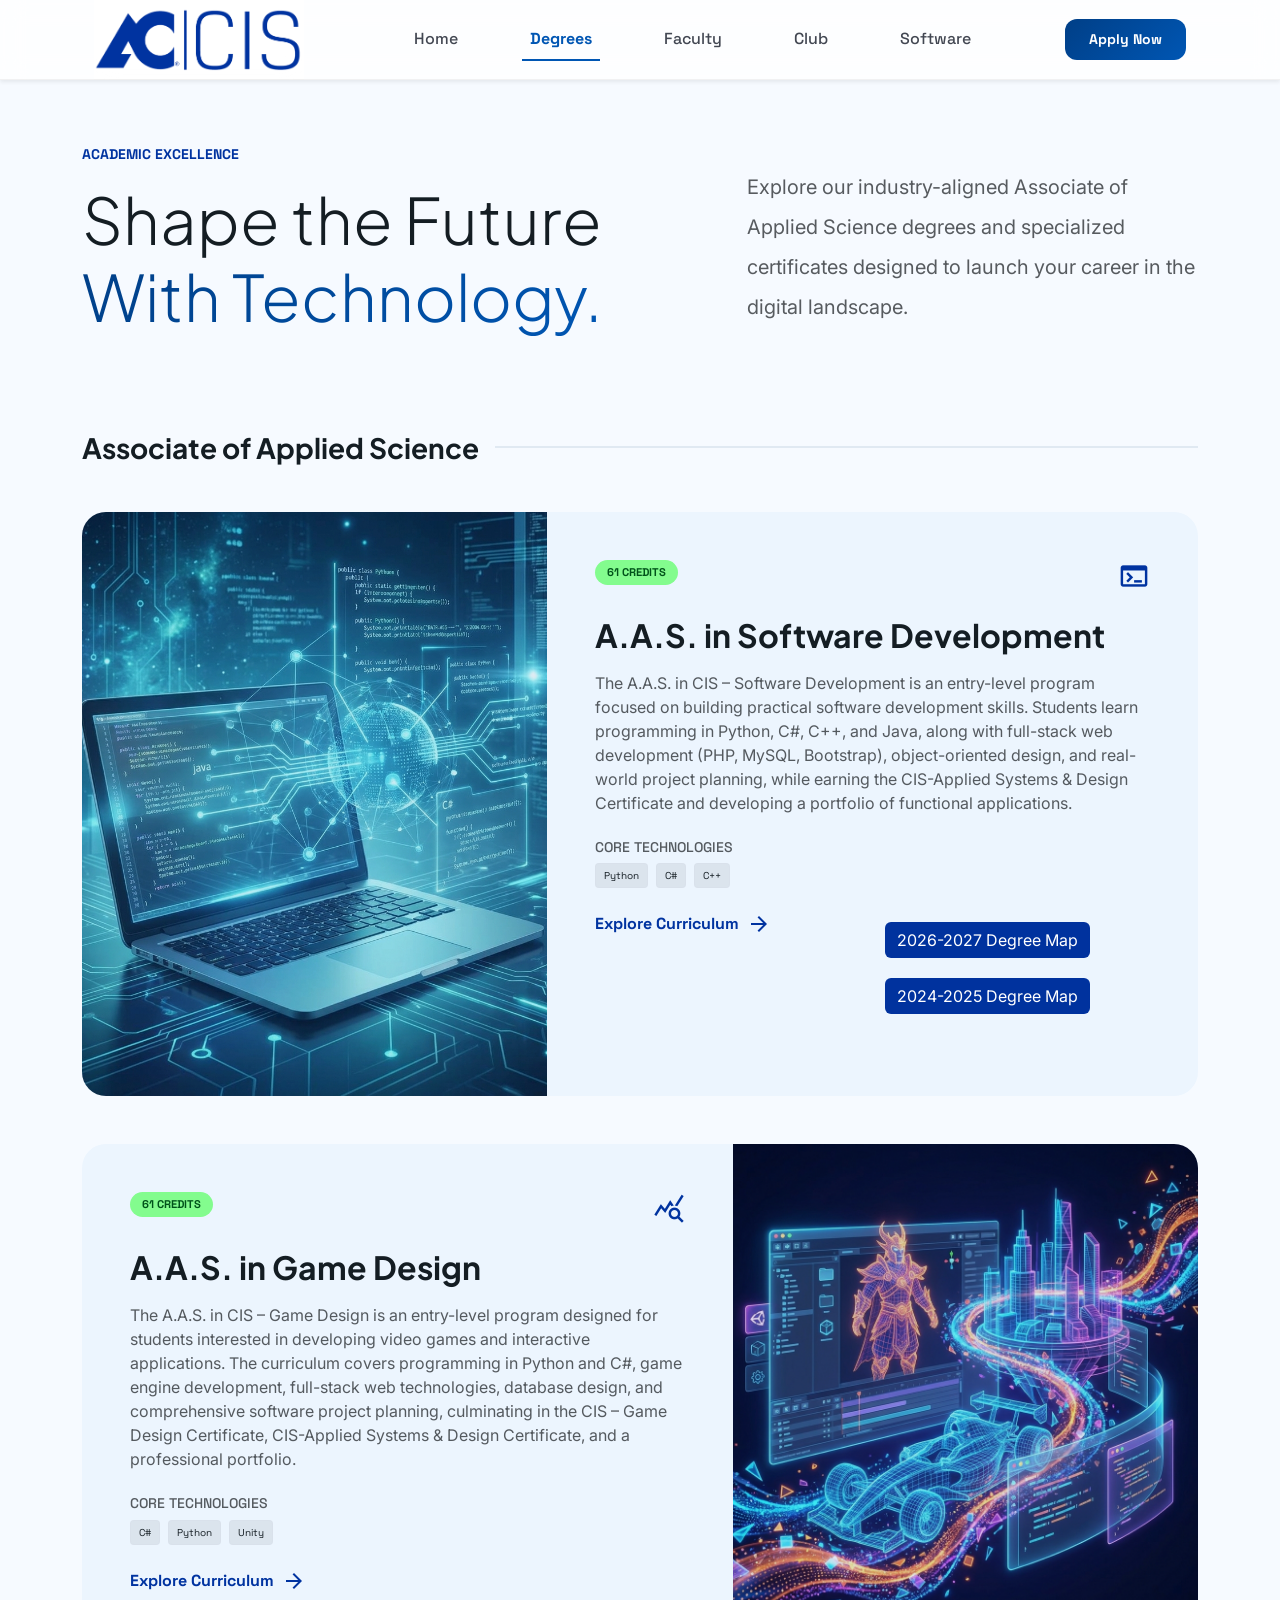
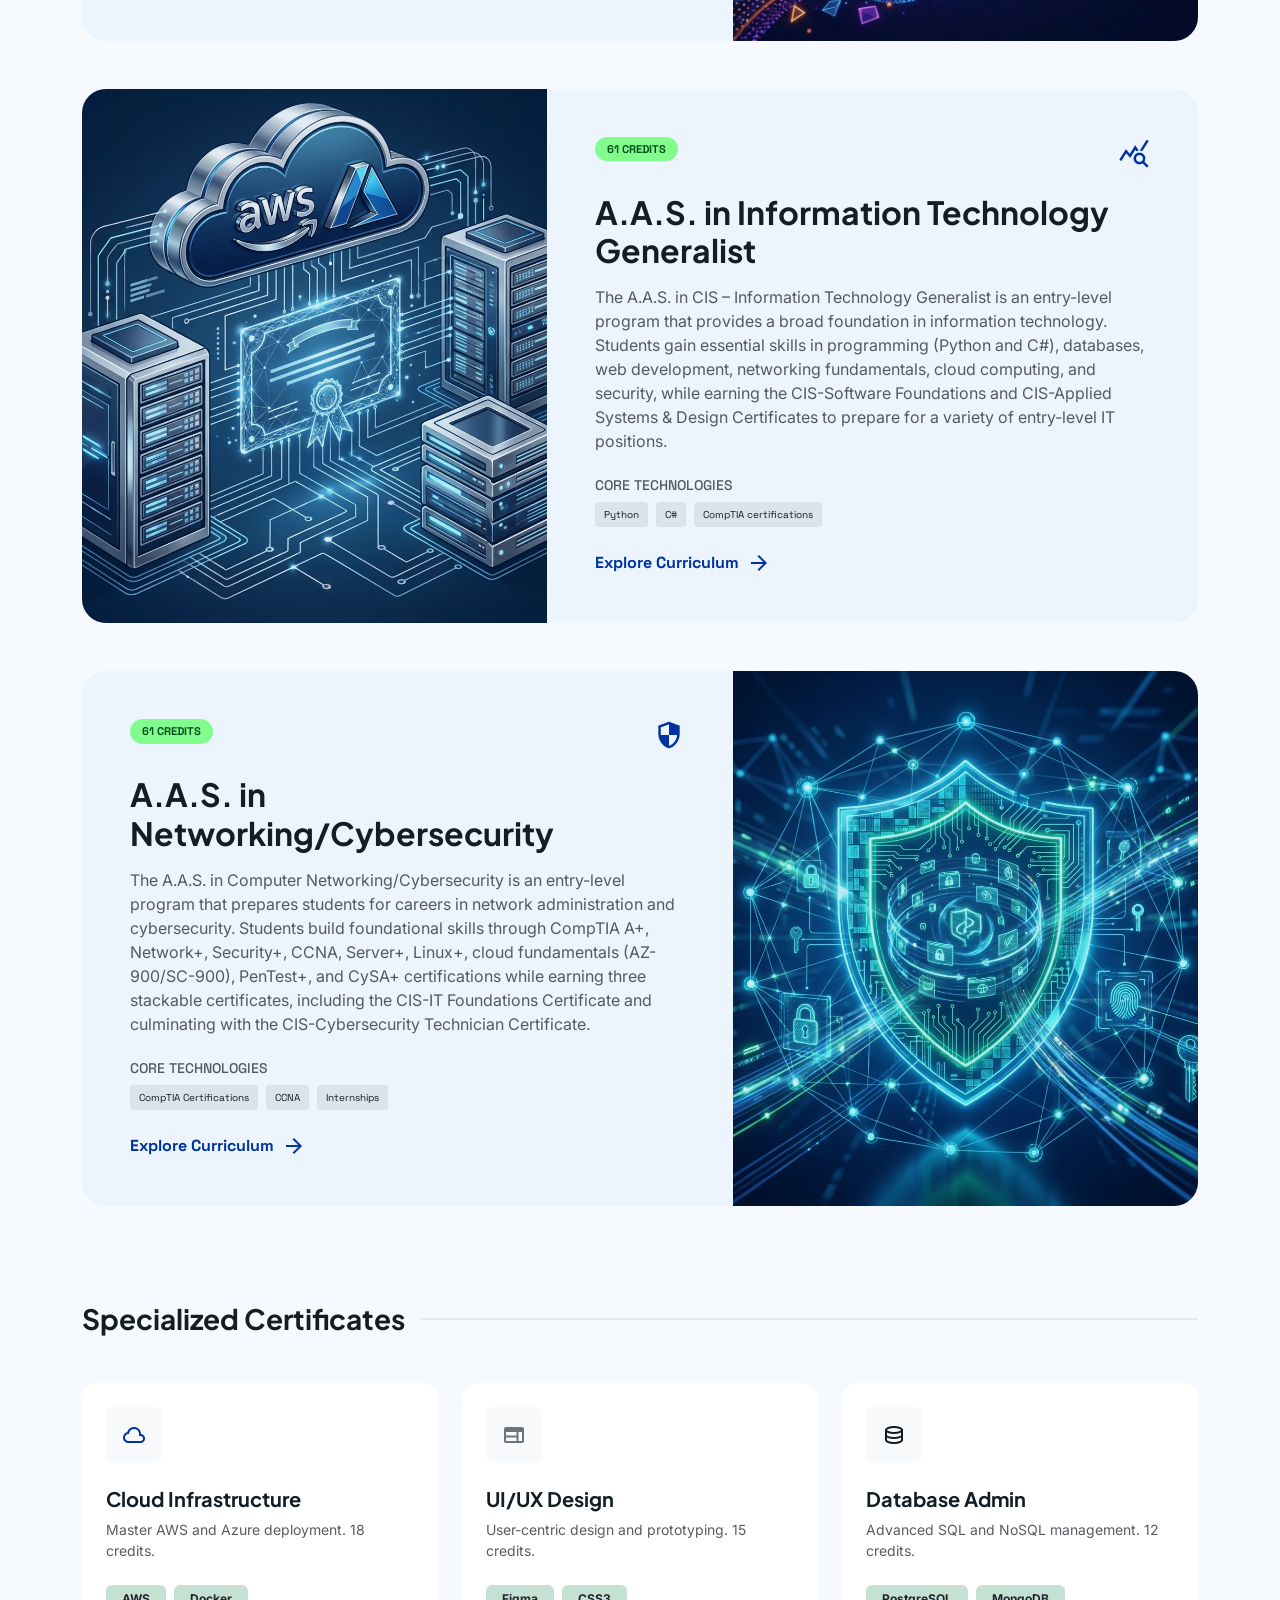
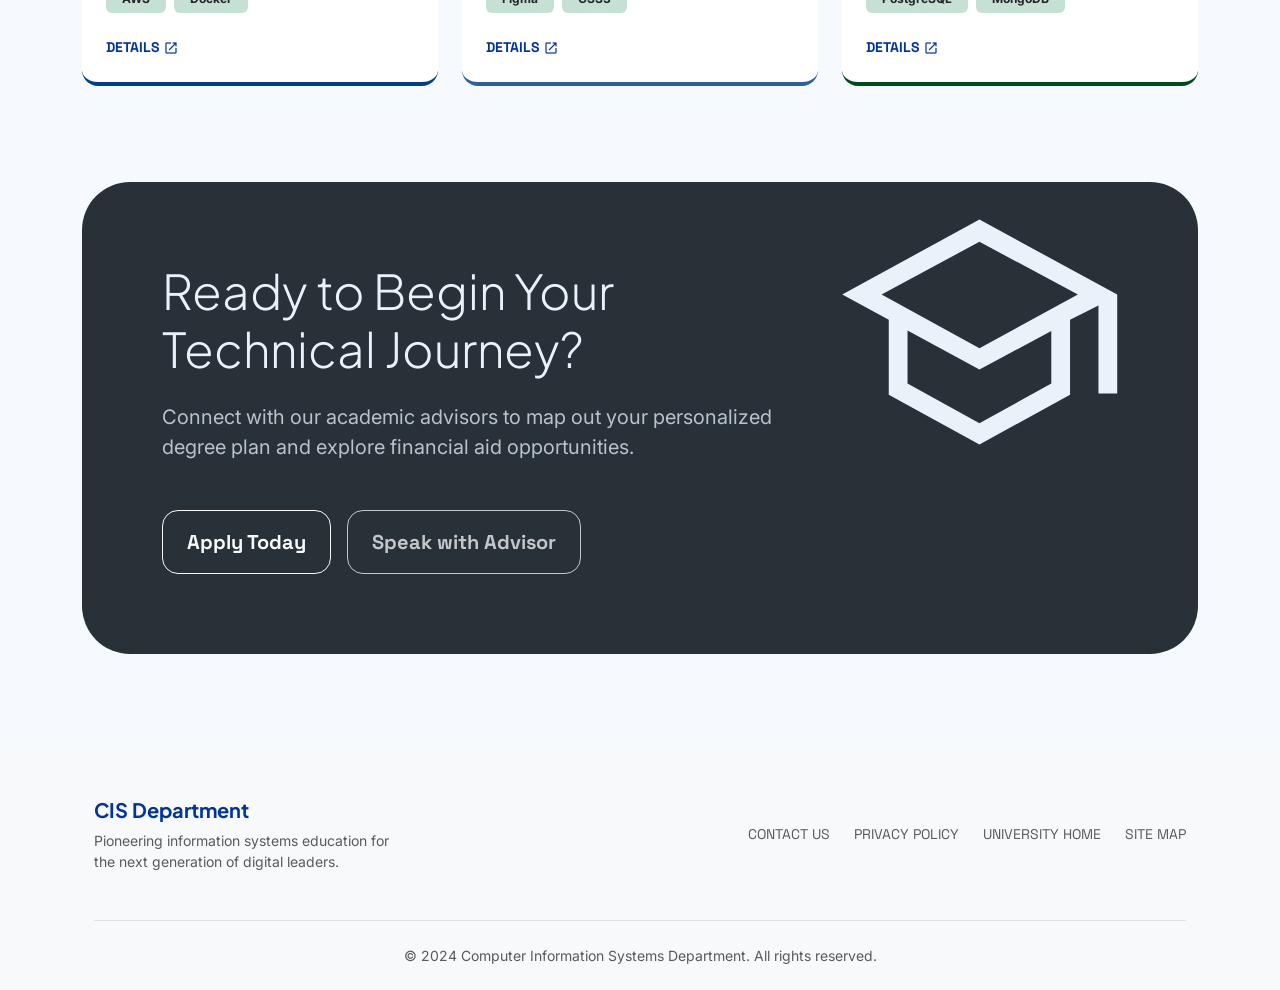
<file: degrees.html>
<!DOCTYPE html>

<html lang="en"><head>
    <meta charset="utf-8"/>
    <meta content="width=device-width, initial-scale=1.0" name="viewport"/>
    <title>Degrees &amp; Programs | CIS Department</title>
    <!-- Bootstrap 5.3 CSS -->
    <link href="https://cdn.jsdelivr.net/npm/bootstrap@5.3.2/dist/css/bootstrap.min.css" rel="stylesheet"/>
    <link href="https://fonts.googleapis.com/css2?family=Plus+Jakarta+Sans:wght@700;800&amp;family=Inter:wght@400;500;600&amp;family=Space+Grotesk:wght@500;700&amp;display=swap" rel="stylesheet"/>
    <link href="https://fonts.googleapis.com/css2?family=Material+Symbols+Outlined:wght,FILL@100..700,0..1&amp;display=swap" rel="stylesheet"/>
    <link href="static/css/degrees.css" rel="stylesheet">
    </head>
    <body>
        <!-- Navbar -->
        <nav class="navbar navbar-expand-lg fixed-top shadow-sm">
            <div class="container px-4">
                <a class="navbar-brand font-headline fw-bold text-primary fs-3" href="index.html"><img class="navbar" src="static/images/ac/cis_logo_no_bkgd.webp"></a>
                <div class="collapse navbar-collapse justify-content-center" id="navbarNav">
                    <ul class="navbar-nav gap-lg-4 font-label">
                        <li class="nav-item"><a class="nav-link text-secondary" href="index.html">Home</a></li>
                        <li class="nav-item"><a class="nav-link active" href="degrees.html">Degrees</a></li>
                        <li class="nav-item"><a class="nav-link text-secondary" href="faculty.html">Faculty</a></li>
                        <li class="nav-item"><a class="nav-link text-secondary" href="club.html">Club</a></li>
                        <li class="nav-item"><a class="nav-link text-secondary" href="software.html">Software</a></li>
                    </ul>
                </div>
                <div class="d-flex align-items-center gap-3">
                    <button class="btn-gradient font-label small">Apply Now</button>
                </div>
            </div>
        </nav>
        <main class="container py-5 mt-5">
            <!-- Hero Section -->
            <header class="mb-5 pb-lg-5 pt-lg-5">
                <div class="row align-items-end g-4">
                    <div class="col-lg-7">
                        <span class="font-label fw-bold text-primary text-uppercase small ls-widest d-block mb-3">Academic Excellence</span>
                            <h1 class="display-3 fw-800 font-headline mb-0">Shape the Future <br/><span class="text-gradient">With Technology.</span></h1>
                    </div>
                    <div class="col-lg-5">
                        <p class="fs-5 text-muted mb-2 lh-lg">Explore our industry-aligned Associate of Applied Science degrees and specialized certificates designed to launch your career in the digital landscape.</p>
                    </div>
                </div>
            </header>
            <!-- Degree Programs Section -->
            <section class="mt-5">
                <div class="d-flex align-items-center gap-3 mb-5">
                    <h2 class="h3 font-headline fw-bold mb-0">Associate of Applied Science</h2>
                    <div class="section-divider"></div>
                </div>
                <!-- Program Card 1 -->
                <div class="program-card mb-5">
                    <div class="row g-0">
                        <div class="col-md-5 position-relative" style="min-height: 300px;">
                            <img alt="Software Development" src="static/images/degreeplans/software_dev.png">
                        <div class="position-absolute top-0 start-0 w-100 h-100" style="background: rgba(0, 63, 135, 0.1);"></div>
                        </div>
                        <div class="col-md-7 p-4 p-lg-5 d-flex flex-column justify-content-center">
                            <div class="d-flex justify-content-between align-items-start mb-4">
                                <span class="badge-credits">61 Credits</span>
                                <span class="material-symbols-outlined text-primary fs-2">terminal</span>
                            </div>
                            <h3 class="h2 font-headline fw-bold mb-3">A.A.S. in Software Development</h3>
                            <p class="text-muted mb-4">The A.A.S. in CIS &ndash; Software Development is an entry-level program focused on building practical software development skills. Students learn programming in Python, C#, C++, and Java, along with full-stack web development (PHP, MySQL, Bootstrap), object-oriented design, and real-world project planning, while earning the CIS-Applied Systems & Design Certificate and developing a portfolio of functional applications.</p>
                            <div class="row g-4 mb-4">
                                <div class="col-6">
                                    <h4 class="font-label small text-uppercase text-muted ls-widest mb-2">Core Technologies</h4>
                                    <div class="d-flex flex-wrap gap-2">
                                        <span class="tag">Python</span>
                                        <span class="tag">C#</span>
                                        <span class="tag">C++</span>
                                    </div>
                                </div>
                            </div>
                            <div class="row g-4 mb-4">
                                <div class="col-6">
                                <a class="text-primary fw-bold font-label text-decoration-none d-flex align-items-center" href="#">Explore Curriculum <span class="material-symbols-outlined ms-2">arrow_forward</span></a>
                                </div>
                                <div class="col-6">
                                    <a class="btn btn-primary degree-btn" href="static/images/degreeplans/software_dev.png" target="_blank">2026-2027 Degree Map</a>
                                    <a class="btn btn-secondary degree-btn" href="#" target="_blank">2024-2025 Degree Map</a>
                                </div>
                            </div>
                        </div>
                    </div>
                </div>
                <!-- Program Card 2 -->
                <div class="program-card mb-5">
                    <div class="row g-0">                        
                        <div class="col-md-7 p-4 p-lg-5 d-flex flex-column justify-content-center">
                            <div class="d-flex justify-content-between align-items-start mb-4">
                                <span class="badge-credits">61 Credits</span>
                                <span class="material-symbols-outlined text-primary fs-2">query_stats</span>
                            </div>
                            <h3 class="h2 font-headline fw-bold mb-3">A.A.S. in Game Design</h3>
                            <p class="text-muted mb-4">The A.A.S. in CIS &ndash; Game Design is an entry-level program designed for students interested in developing video games and interactive applications. The curriculum covers programming in Python and C#, game engine development, full-stack web technologies, database design, and comprehensive software project planning, culminating in the CIS &ndash; Game Design Certificate, CIS-Applied Systems & Design Certificate, and a professional portfolio.</p>
                            <div class="row g-4 mb-4">
                                <div class="col-6">
                                <h4 class="font-label small text-uppercase text-muted ls-widest mb-2">Core Technologies</h4>
                                    <div class="d-flex flex-wrap gap-2">
                                        <span class="tag">C#</span>
                                        <span class="tag">Python</span>
                                        <span class="tag">Unity</span>
                                    </div>
                                </div>
                            </div>
                            <a class="text-primary fw-bold font-label text-decoration-none d-flex align-items-center" href="#">Explore Curriculum <span class="material-symbols-outlined ms-2">arrow_forward</span></a>
                        </div>
                        <div class="col-md-5 position-relative" style="min-height: 300px;">
                            <img alt="Game Design" src="static/images/degreeplans/game_design.png">
                            <div class="position-absolute top-0 start-0 w-100 h-100" style="background: rgba(0, 63, 135, 0.1);"></div>
                        </div>
                    </div>
                </div>
                <!-- Program Card 3 -->
                <div class="program-card mb-5">
                    <div class="row g-0">
                        <div class="col-md-5 position-relative" style="min-height: 300px;">
                            <img alt="Information Technology" src="static/images/degreeplans/information_tech.png">
                            <div class="position-absolute top-0 start-0 w-100 h-100" style="background: rgba(0, 63, 135, 0.1);"></div>
                        </div>
                        <div class="col-md-7 p-4 p-lg-5 d-flex flex-column justify-content-center">
                            <div class="d-flex justify-content-between align-items-start mb-4">
                                <span class="badge-credits">61 Credits</span>
                                <span class="material-symbols-outlined text-primary fs-2">query_stats</span>
                            </div>
                            <h3 class="h2 font-headline fw-bold mb-3">A.A.S. in Information Technology Generalist</h3>
                            <p class="text-muted mb-4">The A.A.S. in CIS &ndash; Information Technology Generalist is an entry-level program that provides a broad foundation in information technology. Students gain essential skills in programming (Python and C#), databases, web development, networking fundamentals, cloud computing, and security, while earning the CIS-Software Foundations and CIS-Applied Systems & Design Certificates to prepare for a variety of entry-level IT positions.</p>
                            <div class="row g-4 mb-4">
                                <div class="col-6">
                                <h4 class="font-label small text-uppercase text-muted ls-widest mb-2">Core Technologies</h4>
                                    <div class="d-flex flex-wrap gap-2">
                                        <span class="tag">Python</span>
                                        <span class="tag">C#</span>
                                        <span class="tag">CompTIA certifications</span>
                                    </div>
                                </div>
                            </div>
                            <a class="text-primary fw-bold font-label text-decoration-none d-flex align-items-center" href="#">Explore Curriculum <span class="material-symbols-outlined ms-2">arrow_forward</span></a>
                        </div>
                    </div>
                </div>
                <!-- Program Card 4 -->
                <div class="program-card mb-5">
                    <div class="row g-0">
                        <div class="col-md-7 p-4 p-lg-5 d-flex flex-column justify-content-center order-2 order-md-1">
                            <div class="d-flex justify-content-between align-items-start mb-4">
                                <span class="badge-credits">61 Credits</span>
                                <span class="material-symbols-outlined text-primary fs-2">security</span>
                            </div>
                            <h3 class="h2 font-headline fw-bold mb-3">A.A.S. in Networking/Cybersecurity</h3>
                            <p class="text-muted mb-4">The A.A.S. in Computer Networking/Cybersecurity is an entry-level program that prepares students for careers in network administration and cybersecurity. Students build foundational skills through CompTIA A+, Network+, Security+, CCNA, Server+, Linux+, cloud fundamentals (AZ-900/SC-900), PenTest+, and CySA+ certifications while earning three stackable certificates, including the CIS-IT Foundations Certificate and culminating with the CIS-Cybersecurity Technician Certificate.</p>
                            <div class="row g-4 mb-4">
                                <div class="col-6">
                                    <h4 class="font-label small text-uppercase text-muted ls-widest mb-2">Core Technologies</h4>
                                    <div class="d-flex flex-wrap gap-2">
                                        <span class="tag">CompTIA Certifications</span>
                                        <span class="tag">CCNA</span>
                                        <span class="tag">Internships</span>
                                    </div>
                                </div>
                            </div>
                            <a class="text-primary fw-bold font-label text-decoration-none d-flex align-items-center" href="#">Explore Curriculum <span class="material-symbols-outlined ms-2">arrow_forward</span></a>
                        </div>
                    <div class="col-md-5 position-relative order-1 order-md-2" style="min-height: 300px;">
                    <img alt="Cybersecurity" src="static/images/degreeplans/net_cyber.png">
                    <div class="position-absolute top-0 start-0 w-100 h-100" style="background: rgba(0, 63, 135, 0.1);"></div>
                    </div>
                    </div>
                </div>
                
            </section>
            <!-- Specialized Certificates -->
            <section class="mt-5 pt-5">
                <div class="d-flex align-items-center gap-3 mb-5">
                    <h2 class="h3 font-headline fw-bold mb-0">Specialized Certificates</h2>
                    <div class="section-divider"></div>
                </div>
                <div class="row g-4">
                    <!-- Cert 1 -->
                    <div class="col-md-4">
                        <div class="cert-card h-100 p-4" style="border-bottom-color: var(--primary);">
                            <div class="bg-light p-3 rounded-3 d-inline-flex mb-4 text-primary"><span class="material-symbols-outlined">cloud</span></div>
                            <h4 class="h5 font-headline fw-bold mb-2">Cloud Infrastructure</h4>
                            <p class="small text-muted mb-4">Master AWS and Azure deployment. 18 credits.</p>
                            <div class="d-flex flex-wrap gap-2 mb-4">
                                <span class="badge text-dark bg-opacity-25 bg-success fw-bold p-2 px-3 small">AWS</span>
                                <span class="badge text-dark bg-opacity-25 bg-success fw-bold p-2 px-3 small">Docker</span>
                            </div>
                            <a class="text-primary fw-bold font-label small text-uppercase ls-widest text-decoration-none d-flex align-items-center mt-auto" href="#">Details <span class="material-symbols-outlined ms-1 fs-6">open_in_new</span></a>
                        </div>
                    </div>
                    <!-- Cert 2 -->
                    <div class="col-md-4">
                        <div class="cert-card h-100 p-4" style="border-bottom-color: var(--secondary);">
                            <div class="bg-light p-3 rounded-3 d-inline-flex mb-4 text-secondary"><span class="material-symbols-outlined">web</span></div>
                            <h4 class="h5 font-headline fw-bold mb-2">UI/UX Design</h4>
                            <p class="small text-muted mb-4">User-centric design and prototyping. 15 credits.</p>
                            <div class="d-flex flex-wrap gap-2 mb-4">
                                <span class="badge text-dark bg-opacity-25 bg-success fw-bold p-2 px-3 small">Figma</span>
                                <span class="badge text-dark bg-opacity-25 bg-success fw-bold p-2 px-3 small">CSS3</span>
                            </div>
                            <a class="text-primary fw-bold font-label small text-uppercase ls-widest text-decoration-none d-flex align-items-center mt-auto" href="#">Details <span class="material-symbols-outlined ms-1 fs-6">open_in_new</span></a>
                        </div>
                    </div>
                    <!-- Cert 3 -->
                    <div class="col-md-4">
                        <div class="cert-card h-100 p-4" style="border-bottom-color: var(--tertiary);">
                            <div class="bg-light p-3 rounded-3 d-inline-flex mb-4 text-tertiary"><span class="material-symbols-outlined">database</span></div>
                            <h4 class="h5 font-headline fw-bold mb-2">Database Admin</h4>
                            <p class="small text-muted mb-4">Advanced SQL and NoSQL management. 12 credits.</p>
                            <div class="d-flex flex-wrap gap-2 mb-4">
                                <span class="badge text-dark bg-opacity-25 bg-success fw-bold p-2 px-3 small">PostgreSQL</span>
                                <span class="badge text-dark bg-opacity-25 bg-success fw-bold p-2 px-3 small">MongoDB</span>
                            </div>
                            <a class="text-primary fw-bold font-label small text-uppercase ls-widest text-decoration-none d-flex align-items-center mt-auto" href="#">Details <span class="material-symbols-outlined ms-1 fs-6">open_in_new</span></a>
                        </div>
                    </div>
                </div>
            </section>
            <!-- CTA Section -->
            <section class="mt-5 pt-5">
                <div class="cta-section">
                    <div class="position-absolute top-0 end-0 h-100 opacity-10 pointer-events-none d-none d-md-block" style="width: 33%;">
                        <span class="material-symbols-outlined" style="font-size: 300px;">school</span>
                    </div>
                    <div class="position-relative" style="max-width: 650px; z-index: 10;">
                        <h2 class="display-5 font-headline fw-800 mb-4 lh-tight">Ready to Begin Your Technical Journey?</h2>
                        <p class="fs-5 opacity-75 mb-5">Connect with our academic advisors to map out your personalized degree plan and explore financial aid opportunities.</p>
                        <div class="d-flex flex-wrap gap-3">
                            <button class="btn btn-lg btn-outline-light fw-bold px-4 py-3 rounded-4 font-label">Apply Today</button>
                            <button class="btn btn-lg btn-outline-light fw-bold px-4 py-3 rounded-4 font-label opacity-75">Speak with Advisor</button>
                        </div>
                    </div>
                </div>
            </section>
        </main>
        <footer class="bg-light pt-5 pb-4 mt-5">
            <div class="container px-4">
                <div class="row gy-5 align-items-center">
                    <div class="col-md-4 text-center text-md-start">
                        <div class="h5 fw-bold text-primary font-headline mb-2">CIS Department</div>
                            <p class="small text-muted mb-0" style="max-width: 300px;">Pioneering information systems education for the next generation of digital leaders.</p>
                        </div>
                        <div class="col-md-8">
                            <div class="d-flex flex-wrap justify-content-center justify-content-md-end gap-4 font-label small text-uppercase ls-widest">
                                <a class="text-muted text-decoration-none hover-primary" href="#">Contact Us</a>
                                <a class="text-muted text-decoration-none hover-primary" href="#">Privacy Policy</a>
                                <a class="text-muted text-decoration-none hover-primary" href="https://www.actx.edu">University Home</a>
                                <a class="text-muted text-decoration-none hover-primary" href="#">Site Map</a>
                            </div>
                        </div>
                    </div>
                <div class="mt-5 pt-4 border-top text-center">
                    <p class="small text-muted mb-0">© 2024 Computer Information Systems Department. All rights reserved.</p>
                </div>
            </div>
        </footer>

        <script src="https://cdn.jsdelivr.net/npm/bootstrap@5.3.2/dist/js/bootstrap.bundle.min.js"></script>
    </body>
</html>
</file>
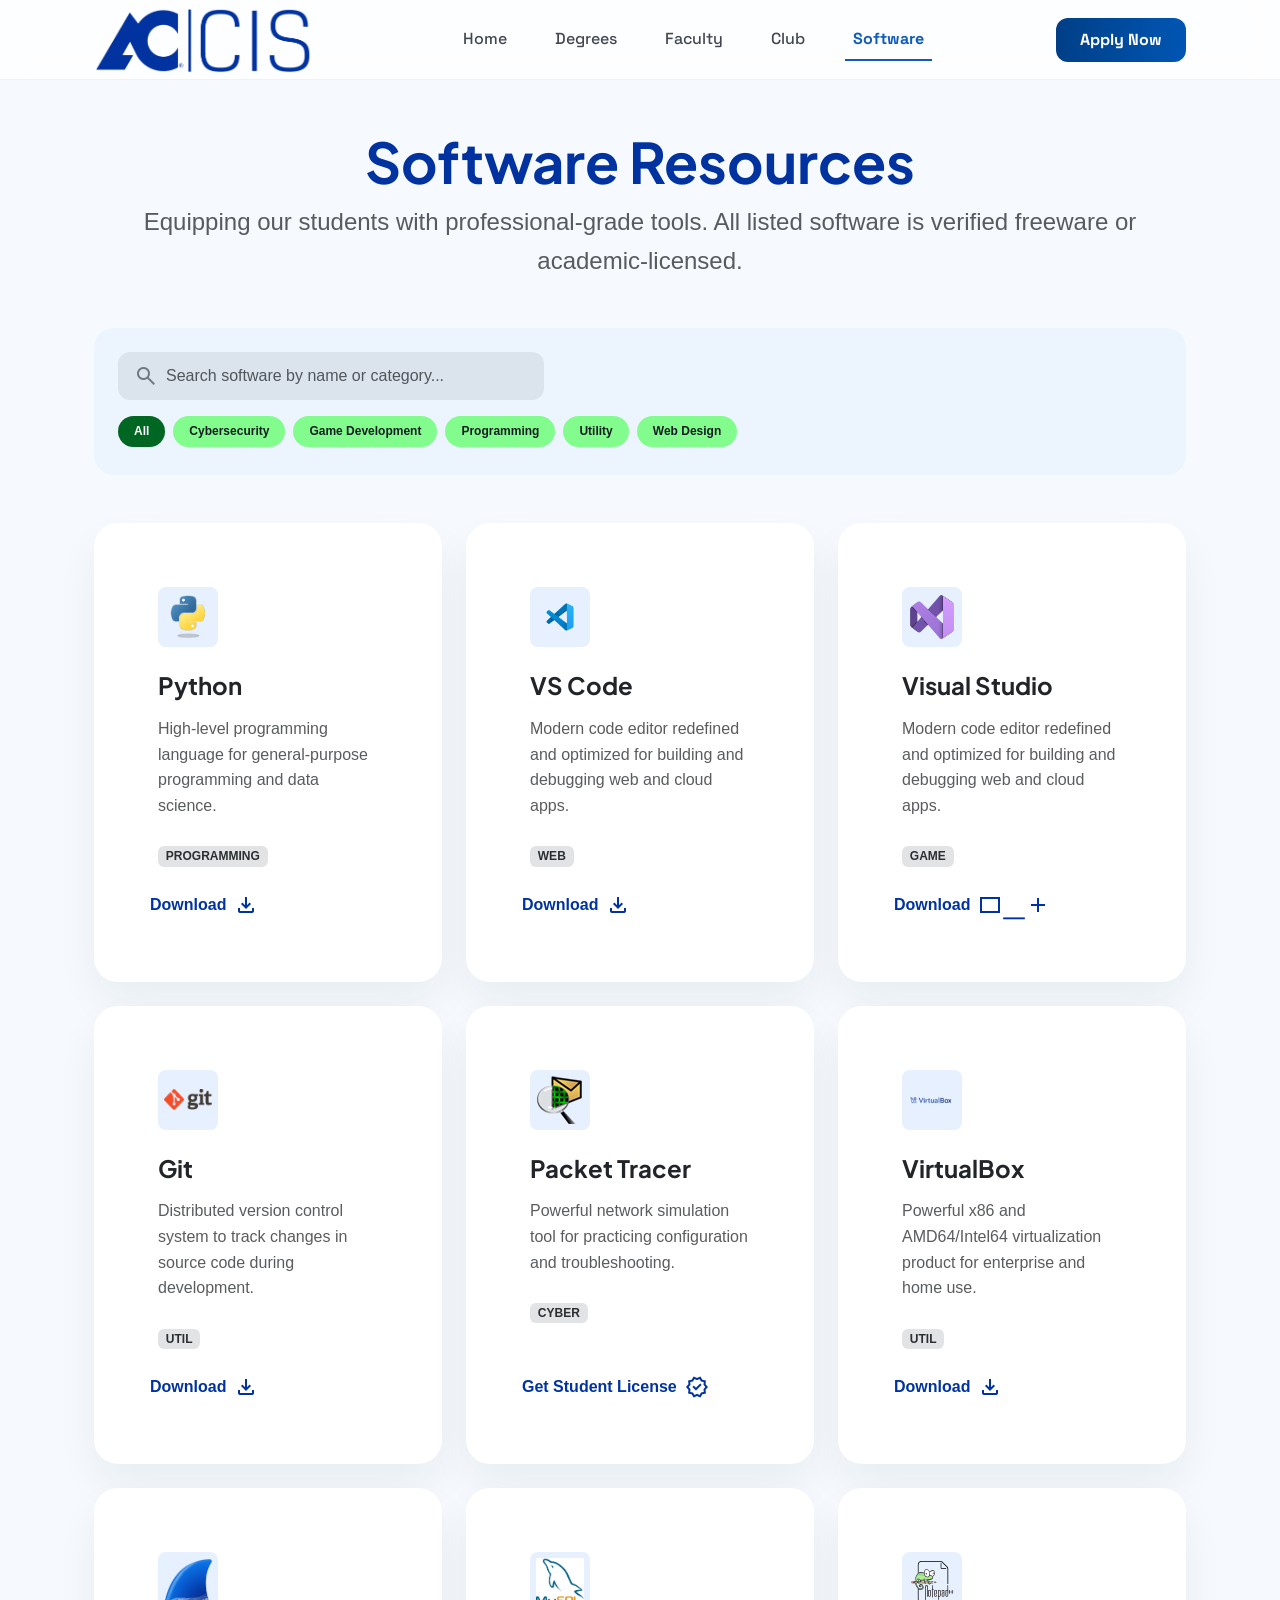
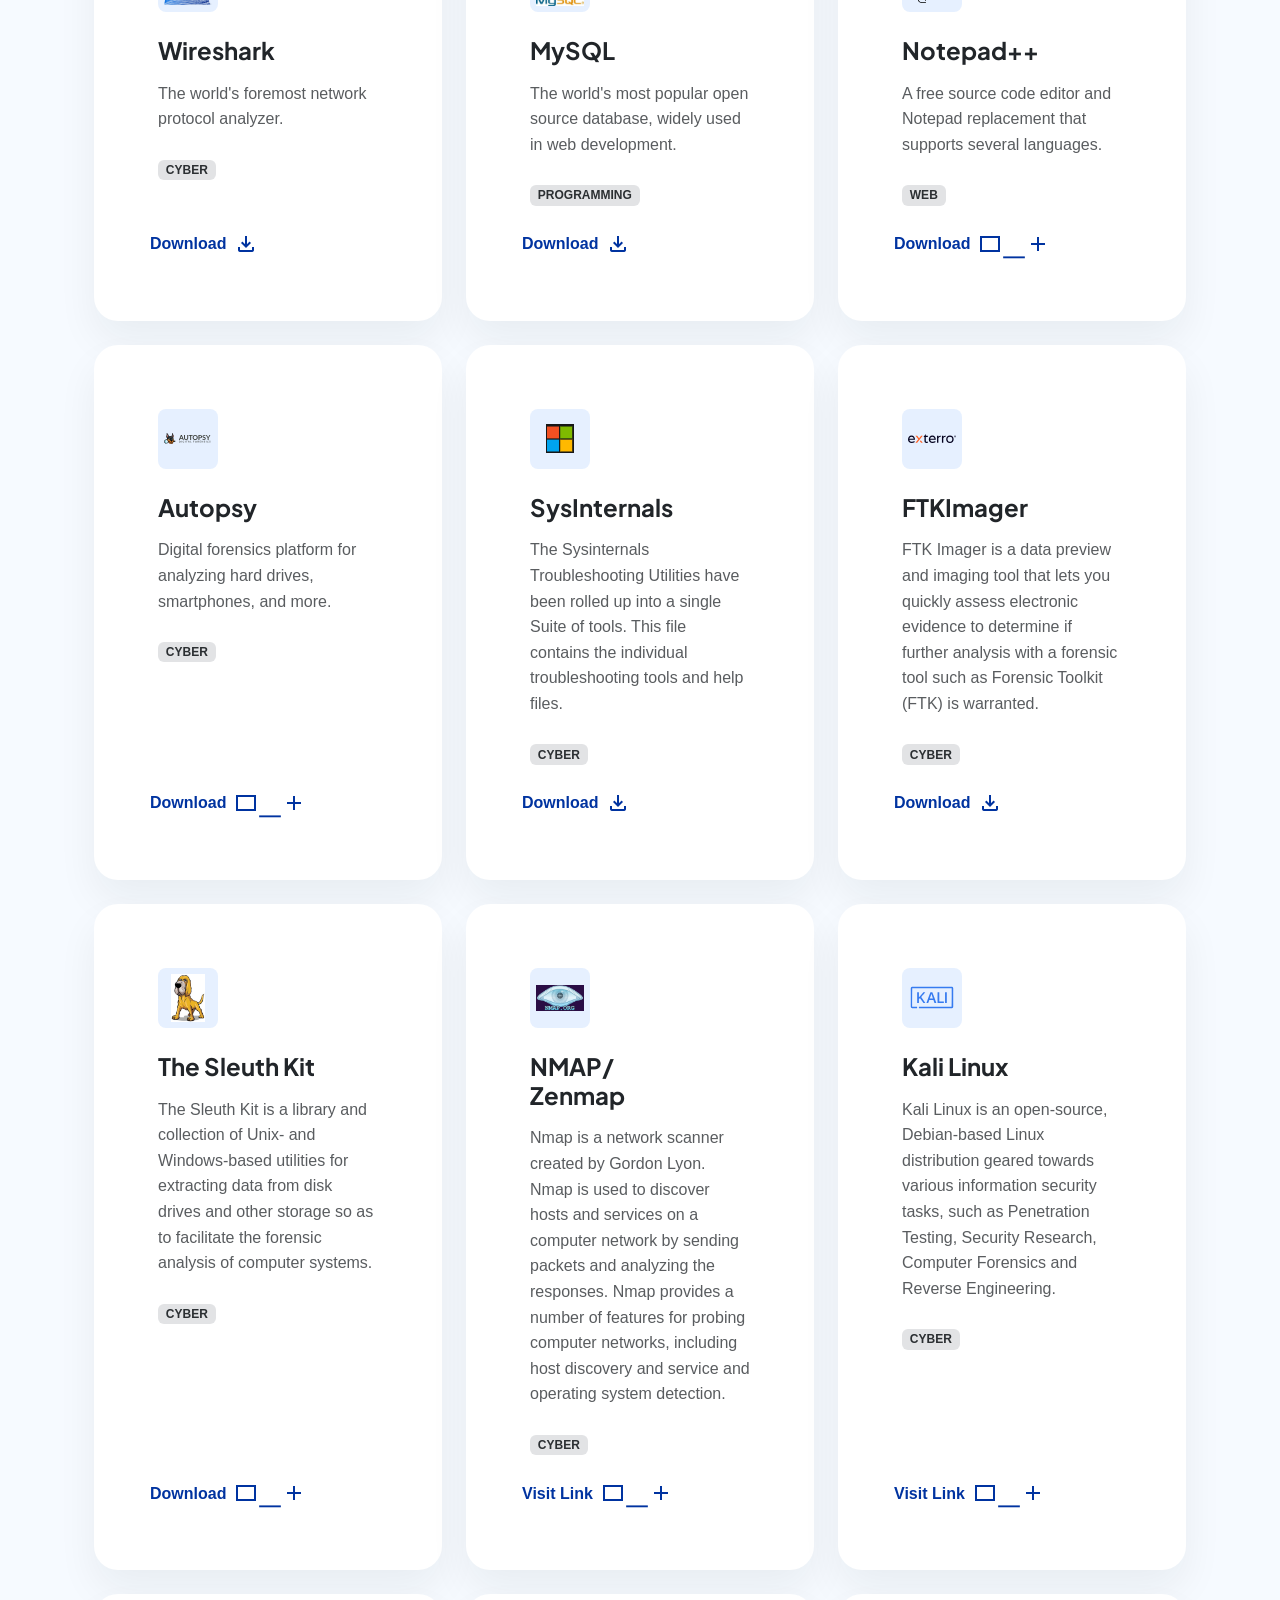
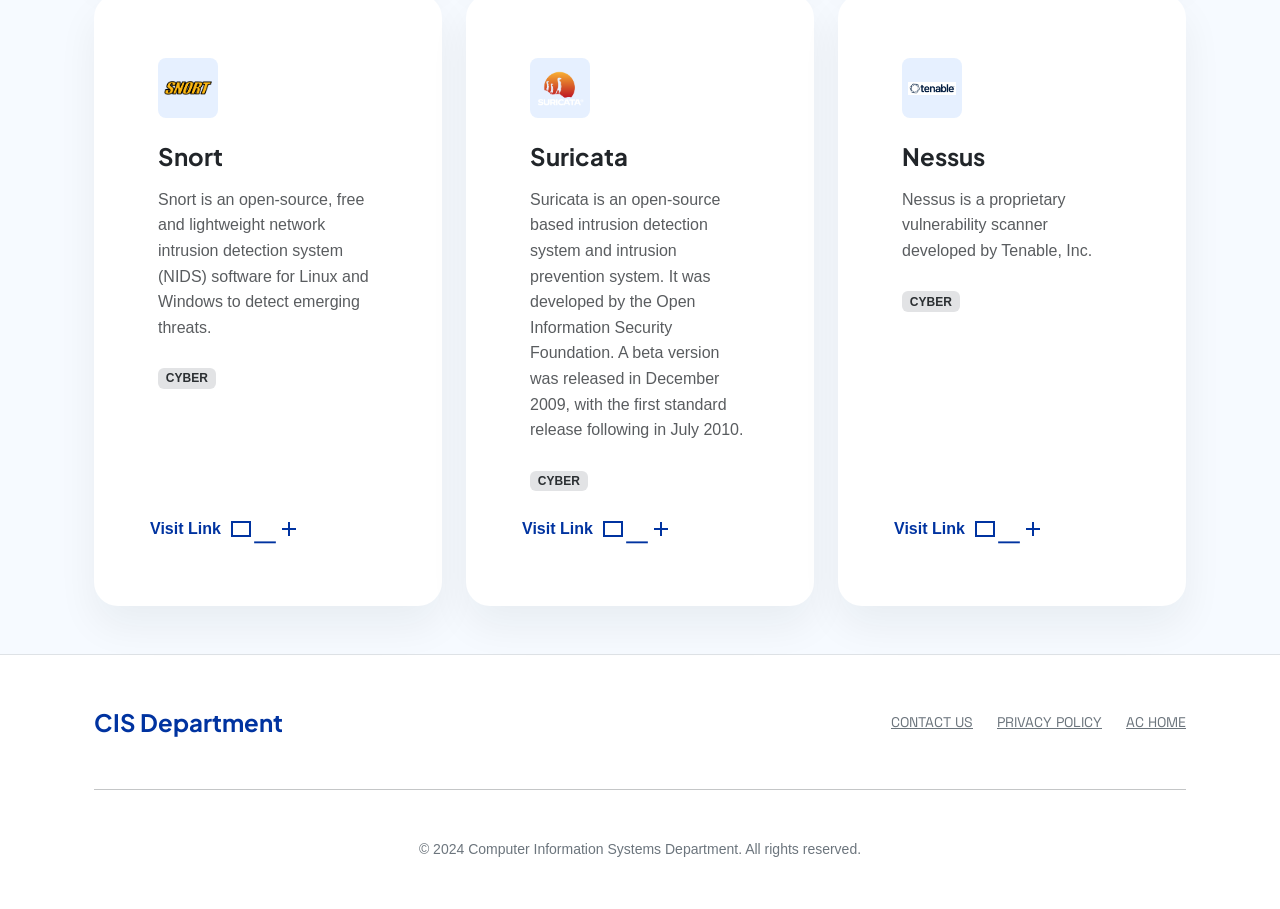
<file: software.html>
<!DOCTYPE html>
<html lang="en">
<head>
    <meta charset="UTF-8">
    <meta name="viewport" content="width=device-width, initial-scale=1.0">
    <title>Software Resources | CIS Nexus</title>
    <link href="https://cdn.jsdelivr.net/npm/bootstrap@5.3.2/dist/css/bootstrap.min.css" rel="stylesheet"/>
    <link href="https://fonts.googleapis.com/css2?family=Material+Symbols+Outlined:wght,FILL@100..700,0..1&display=swap" rel="stylesheet"/>
    <link href="static/css/cis.css" rel="stylesheet">
    <link href="static/css/software.css" rel="stylesheet"> <!-- optional extra styles -->
</head>
<body>
    <!-- Navbar -->
    <nav class="navbar navbar-expand-md sticky-top">
        <div class="container-xl px-4">
            <a class="navbar-brand font-headline fw-bold text-primary fs-3" href="index.html">
                <img class="navbar-img" src="static/images/ac/cis_logo_no_bkgd.webp" alt="CIS Logo">
            </a>
            <button class="navbar-toggler" data-bs-target="#navbarMain" data-bs-toggle="collapse" type="button">
                <span class="navbar-toggler-icon"></span>
            </button>
            <div class="collapse navbar-collapse" id="navbarMain">
                <ul class="navbar-nav mx-auto">
                    <li class="nav-item"><a class="nav-link" href="index.html">Home</a></li>
                    <li class="nav-item"><a class="nav-link" href="degrees.html">Degrees</a></li>
                    <li class="nav-item"><a class="nav-link" href="faculty.html">Faculty</a></li>
                    <li class="nav-item"><a class="nav-link" href="club.html">Club</a></li>
                    <li class="nav-item"><a class="nav-link active" href="software.html">Software</a></li>
                </ul>
                <a href="https://www.actx.edu/enroll/" target="_blank" class="btn btn-apply">Apply Now</a>
            </div>
        </div>
    </nav>

    <main class="container-xl px-4 py-5">
        <!-- Header -->
        <header class="text-center mb-5">
            <h1 class="font-headline fw-bold text-primary display-4">Software Resources</h1>
            <p class="fs-4 text-muted max-w-3xl mx-auto">
                Equipping our students with professional-grade tools. All listed software is verified freeware or academic-licensed.
            </p>
        </header>

        <!-- Search & Filter Bar (same as faculty) -->
        <div class="filter-bar mb-5">
            <div class="row g-3 align-items-center justify-content-between">
                <div class="col-12 col-md-5">
                    <div class="search-container">
                        <span class="material-symbols-outlined search-icon">search</span>
                        <input class="form-control search-input" placeholder="Search software by name or category..." type="text"/>
                    </div>
                </div>
                <div class="col-12 col-md-auto">
                    <div class="d-flex gap-2 overflow-auto pb-1" id="software-filters">
                        <span class="filter-badge active" data-filter="all">All</span>
                        <span class="filter-badge" data-filter="cyber">Cybersecurity</span>
                        <span class="filter-badge" data-filter="game">Game Development</span>
                        <span class="filter-badge" data-filter="programming">Programming</span>
                        <span class="filter-badge" data-filter="util">Utility</span>
                        <span class="filter-badge" data-filter="web">Web Design</span>
                    </div>
                </div>
            </div>
        </div>

        <!-- Software Grid -->
        <div class="row g-4" id="software-grid">
            <!-- Cards will be here -->
        </div>
    </main>

    <!-- Footer -->
    <footer class="py-5 bg-white border-top">
        <div class="container-xl px-4">
            <div class="row align-items-center gy-4">
                <div class="col-md-4">
                    <span class="font-headline fw-bold text-primary fs-4">CIS Department</span>
                </div>
                <div class="col-md-8 text-md-end">
                    <div class="d-flex flex-wrap justify-content-md-end gap-4">
                        <a class="text-secondary text-decoration-underline font-label small text-uppercase tracking-widest" href="#">Contact Us</a>
                        <a class="text-secondary text-decoration-underline font-label small text-uppercase tracking-widest" href="#">Privacy Policy</a>
                        <a class="text-secondary text-decoration-underline font-label small text-uppercase tracking-widest" href="https://www.actx.edu">AC Home</a>
                    </div>
                </div>
            </div>
            <hr class="my-5 opacity-10"/>
            <div class="text-center">
                <p class="small text-secondary mb-0">© 2024 Computer Information Systems Department. All rights reserved.</p>
            </div>
        </div>
    </footer>

    <script src="https://cdn.jsdelivr.net/npm/bootstrap@5.3.2/dist/js/bootstrap.bundle.min.js"></script>
    <script src="static/js/software.js"></script>
</body>
</html>
</file>
<file: static/css/degrees.css>
:root {
    --primary: #003f87;
    --primary-container: #0056b3;
    --on-primary: #ffffff;
    --secondary: #2d6197;
    --tertiary: #004c17;
    --background: #f6faff;
    --surface: #f6faff;
    --on-surface: #141d23;
    --on-surface-variant: #424752;
    --surface-container-low: #ecf5fe;
    --surface-container-high: #e0e9f2;
    --surface-container-highest: #dbe4ed;
    --outline: #727784;
    --outline-variant: #c2c6d4;
    --tertiary-fixed: #83fc8e;
    --on-tertiary-fixed-variant: #00531a;
    --inverse-surface: #293138;
    --inverse-on-surface: #e9f2fb;
    --primary-fixed: #d7e2ff;
    --on-primary-fixed: #001a40;
}

.text-primary {color: #0033a0 !important;}

body {
    background-color: var(--background);
    font-family: 'Inter', sans-serif;
    color: var(--on-surface);
}

.font-headline { font-family: 'Plus Jakarta Sans', sans-serif; }
.font-label { font-family: 'Space Grotesk', sans-serif; }

.navbar {
    height: 80px;
    background-color: rgba(255, 255, 255, 0.8) !important;
    backdrop-filter: blur(12px);
    -webkit-backdrop-filter: blur(12px);
    border-bottom: 1px solid rgba(0,0,0,0.05);
    
}

.nav-link {
    font-family: 'Space Grotesk', sans-serif;
    font-weight: 500;
    color: var(--on-surface-variant) !important;
    margin: 0 1rem;
    transition: color 0.2s;
}

.navbar-img {
    position: relative;
    top: 0;
    padding: 0;
    width: auto;
    height: 66px;
}

.nav-link.active {
    color: #115cb9 !important;
    border-bottom: 2px solid #115cb9;
    font-weight: 700;
}

.btn-apply {
    background: linear-gradient(to right, var(--primary-color), var(--primary-container));
    color: white;
    border: none;
    padding: 0.625rem 1.5rem;
    border-radius: 0.75rem;
    font-weight: 700;
    font-family: 'Space Grotesk', sans-serif;
    transition: transform 0.2s;
}

.btn-apply:hover {
    transform: scale(0.95);
    color: white;
}


.text-gradient {
    background: linear-gradient(135deg, var(--primary) 0%, var(--primary-container) 100%);
    background-clip: text;
    -webkit-background-clip: text;
    -webkit-text-fill-color: transparent;
}



.degree-btn {
    margin: 10px 0;
    background-color: hsl(221, 100%, 31%) !important;
    border: none;
}

.degree-btn:hover {
    background-color: hsl(221, 100%, 50%) !important;
}

.btn-gradient {
    background: linear-gradient(135deg, var(--primary) 0%, var(--primary-container) 100%);
    color: white;
    border: none;
    border-radius: 0.75rem;
    padding: 0.625rem 1.5rem;
    font-weight: 700;
    transition: all 0.2s ease;
}
.btn-gradient:hover {
    transform: scale(0.95);
    color: white;
}

.material-symbols-outlined {
    font-variation-settings: 'FILL' 0, 'weight' 400, 'GRAD' 0, 'opsz' 24;
    vertical-align: middle;
}

.program-card {
    border-radius: 1.5rem;
    overflow: hidden;
    background-color: var(--surface-container-low);
    transition: all 0.3s ease;
    border: none;
}
.program-card:hover {
    box-shadow: 0 25px 50px -12px rgba(0, 63, 135, 0.1);
}
.program-card img {
    transition: transform 0.7s ease;
    object-fit: cover;
    height: 100%;
    width: 100%;
}
.program-card:hover img {
    transform: scale(1.05);
}

.tag {
    font-size: 0.625rem;
    padding: 0.25rem 0.5rem;
    border-radius: 0.25rem;
    background-color: var(--surface-container-highest);
    border: 1px solid rgba(194, 198, 212, 0.1);
    font-family: 'Space Grotesk', sans-serif;
}

.cert-card {
    background-color: #ffffff;
    border: none;
    border-radius: 1rem;
    transition: all 0.3s ease;
    border-bottom: 4px solid var(--primary);
}
.cert-card:hover {
    box-shadow: 0 20px 25px -5px rgba(0, 0, 0, 0.1);
    transform: translateY(-5px);
}

.cta-section {
    background-color: var(--inverse-surface);
    color: var(--inverse-on-surface);
    border-radius: 3rem;
    padding: 5rem;
    position: relative;
    overflow: hidden;
}

.section-divider {
    height: 2px;
    background-color: var(--surface-container-high);
    flex-grow: 1;
}

.nav-link.active {
    color: var(--primary-container) !important;
    font-weight: 700;
    border-bottom: 2px solid var(--primary-container);
}

.search-bar {
    background-color: var(--surface-container-highest);
    border-radius: 9999px;
    padding: 0.5rem 1rem;
}
.search-bar input {
    background: transparent;
    border: none;
    outline: none;
    font-size: 0.875rem;
    width: 160px;
}

.badge-credits {
    background-color: var(--tertiary-fixed);
    color: var(--on-tertiary-fixed-variant);
    font-family: 'Space Grotesk', sans-serif;
    font-weight: 700;
    text-transform: uppercase;
    font-size: 0.7rem;
    padding: 0.25rem 0.75rem;
    border-radius: 9999px;
}
</file>
<file: static/css/cis.css>
@import url('https://fonts.googleapis.com/css2?family=Plus+Jakarta+Sans:ital,wght@0,200..800;1,200..800&family=Space+Grotesk:wght@300..700&display=swap');

:root {
    --primary-color: #003f87;
    --primary-container: #0056b3;
    --on-primary: #ffffff;
    --secondary-container: #92c1fe;
    --tertiary-fixed: #83fc8e;
    --tertiary-container: #006722;
    --on-tertiary-container: #6fe87c;
    --surface-container-low: #ecf5fe;
    --surface-container-lowest: #ffffff;
    --surface-container-high: #e0e9f2;
    --surface-container-highest: #dbe4ed;
    --on-surface: #141d23;
    --on-surface-variant: #424752;
    --outline-variant: #c2c6d4;
    --background: #f6faff;
}

body { 
    font-family: 'Inter', sans-serif; 
    background-color: var(--background); 
    color: var(--on-surface);
    line-height: 1.6;
}

.text-primary {color: #0033a0 !important;}

.font-headline { font-family: 'Plus Jakarta Sans', sans-serif; }
.font-label { font-family: 'Space Grotesk', sans-serif; }

.headline {
    background: linear-gradient(135deg, #003f87 0%, #0056b3 100%);
    background-clip: text;
    color: transparent;
    font-size: clamp(1rem, 6vw, 6.5rem);
    font-weight: bold;
    filter: drop-shadow(6px 6px 4px rgba(0,0,0,.3));
}


.material-symbols-outlined { 
    vertical-align: middle;
    font-variation-settings: 'FILL' 0, 'wght' 400, 'GRAD' 0, 'opsz' 24; 
}

.navbar {
    height: 80px;
    background-color: rgba(255, 255, 255, 0.8) !important;
    backdrop-filter: blur(12px);
    -webkit-backdrop-filter: blur(12px);
    border-bottom: 1px solid rgba(0,0,0,0.05);
    
}

.nav-link {
    font-family: 'Space Grotesk', sans-serif;
    font-weight: 500;
    color: var(--on-surface-variant) !important;
    margin: 0 1rem;
    transition: color 0.2s;
}

.navbar-img {
    position: relative;
    top: 0;
    padding: 0;
    width: auto;
    height: 66px;
}

.nav-link.active {
    color: #115cb9 !important;
    border-bottom: 2px solid #115cb9;
    font-weight: 700;
}

.btn-apply {
    background: linear-gradient(to right, var(--primary-color), var(--primary-container));
    color: white;
    border: none;
    padding: 0.625rem 1.5rem;
    border-radius: 0.75rem;
    font-weight: 700;
    font-family: 'Space Grotesk', sans-serif;
    transition: transform 0.2s;
}

.btn-apply:hover {
    transform: scale(0.95);
    color: white;
}



/* Hero Section */
.hero-section {
    position: relative;
    min-height: 716px;
    display: flex;
    align-items: center;
    background-color: var(--primary-color);
    overflow: hidden;
    padding-top: 80px;
}

.hero-bg-img {
    position: absolute;
    inset: 0;
    width: 100%;
    height: 100%;
    object-fit: cover;
    opacity: 0.2;
}

.hero-gradient {
    position: absolute;
    inset: 0;
    background: linear-gradient(to right, var(--primary-color) 0%, rgba(0, 63, 135, 0.8) 50%, transparent 100%);
}

.hero-title {
    font-size: clamp(3rem, 8vw, 5.5rem);
    font-weight: 800;
    line-height: 1.1;
    margin-bottom: 2.5rem;
    color: white;
}

.text-tertiary-fixed {color: var(--tertiary-fixed);}

.text-secondary-container { color: var(--secondary-container) !important; }

.btn-explore {
    background-color: var(--surface-container-lowest);
    color: var(--primary-color);
    padding: 1rem 2rem;
    border-radius: 0.75rem;
    font-weight: 700;
    border: none;
    font-family: 'Space Grotesk', sans-serif;
    transition: all 0.2s;
}

.btn-explore:hover {
    background-color: var(--surface-container-high);
}

/* News & Bento */
.premium-shadow {
    box-shadow: 0 20px 40px rgba(20, 29, 35, 0.06);
    border: none;
}

.news-card {
    border-radius: 1rem;
    overflow: hidden;
    transition: transform 0.3s ease;
}

.badge-news {
    background-color: var(--tertiary-container);
    color: var(--on-tertiary-container);
    text-transform: uppercase;
    font-size: 0.75rem;
    padding: 0.25rem 0.75rem;
    border-radius: 50rem;
}

.announcement-box {
    background-color: #ecf5fe;
    border-radius: 1rem;
    padding: 2.5rem;
}

.help-card {
    background-color: var(--primary-color);
    color: white;
    border-radius: 1rem;
    padding: 2.5rem;
    position: relative;
    overflow: hidden;
}

/* Leadership Section */
.leadership-section {
    background-color: #ecf5fe;
    padding: 100px 0;
}

/* Accordions */
.accordion-item {
    border: none;
    margin-bottom: 1.5rem;
    background: transparent;
}

.accordion-button {
    padding: 1.5rem 2.5rem;
    border-radius: 1rem !important;
    box-shadow: 0 20px 40px rgba(20, 29, 35, 0.06);
    background-color: var(--surface-container-lowest);
    font-weight: 700;
    color: var(--on-surface);
}

.accordion-button:not(.collapsed) {
    background-color: var(--surface-container-lowest);
    color: var(--primary-color);
    box-shadow: 0 20px 40px rgba(20, 29, 35, 0.06);
}

.accordion-button::after {
    background-image: none !important;
    content: 'expand_more';
    font-family: 'Material Symbols Outlined';
    font-size: 1.5rem;
    transform: rotate(0);
    transition: transform 0.2s;
    width: auto;
    height: auto;
}

.accordion-button:not(.collapsed)::after {
    transform: rotate(180deg);
}

/* Club Section */
.club-section {
    background-color: var(--primary-color);
    color: white;
    padding: 100px 0;
}

.club-card {
    background-color: rgba(255, 255, 255, 0.05);
    backdrop-filter: blur(12px);
    border: 1px solid rgba(255, 255, 255, 0.1);
    border-radius: 2rem;
    padding: 4rem;
}

.badge-est {
    background-color: var(--tertiary-fixed);
    color: #002106;
    font-size: 0.75rem;
    font-weight: 700;
    padding: 0.35rem 1rem;
    border-radius: 50rem;
    display: inline-block;
    margin-bottom: 2rem;
}

.btn-discord {
    background-color: #5865F2;
    color: white;
    border: none;
    padding: 0.875rem 2.5rem;
    border-radius: 0.75rem;
    font-weight: 700;
}

.btn-ac {
    background-color: var(--surface-container-lowest);
    color: var(--primary-color);
    border: none;
    padding: 0.875rem 2.5rem;
    border-radius: 0.75rem;
    font-weight: 700;
}

/* Faculty */
.faculty-img-wrapper {
    aspect-ratio: 3/4;
    border-radius: 1.25rem;
    overflow: hidden;
    background-color: var(--surface-container);
    margin-bottom: 1.25rem;
}

.text-primary {
    color: #0033a0 !important;
}

/* Software Resources Section */
.software-section {
    background-color: #ecf5fe;
    padding: 100px 0;
}

.software-card {
    background-color: var(--surface-container-lowest);
    border-radius: 1.5rem;
    padding: 2.5rem;
    height: 100%;
}

.software-icon {
    width: 48px;
    height: 48px;
    border-radius: 0.75rem;
    display: flex;
    align-items: center;
    justify-content: center;
    margin-bottom: 1.5rem;
}

.section-spacing {
    padding-top: 100px;
    padding-bottom: 100px;
}
</file>
<file: static/css/software.css>
@import url('https://fonts.googleapis.com/css2?family=Plus+Jakarta+Sans:ital,wght@0,200..800;1,200..800&family=Space+Grotesk:wght@300..700&display=swap');

:root {
    --primary-color: #003f87;
    --primary-container: #0056b3;
    --on-primary: #ffffff;
    --secondary-container: #92c1fe;
    --tertiary-fixed: #83fc8e;
    --tertiary-container: #006722;
    --on-tertiary-container: #6fe87c;
    --surface-container-low: #ecf5fe;
    --surface-container-lowest: #ffffff;
    --surface-container-high: #e0e9f2;
    --surface-container-highest: #dbe4ed;
    --on-surface: #141d23;
    --on-surface-variant: #424752;
    --outline-variant: #c2c6d4;
    --background: #f6faff;
}

body { 
    font-family: 'Inter', sans-serif; 
    background-color: var(--background); 
    color: var(--on-surface);
    line-height: 1.6;
}

.text-primary {color: #0033a0 !important;}

.font-headline { font-family: 'Plus Jakarta Sans', sans-serif; }
.font-label { font-family: 'Space Grotesk', sans-serif; }

.headline {
    background: linear-gradient(135deg, #003f87 0%, #0056b3 100%);
    background-clip: text;
    color: transparent;
    font-size: clamp(1rem, 6vw, 6.5rem);
    font-weight: bold;
    filter: drop-shadow(6px 6px 4px rgba(0,0,0,.3));
}


.material-symbols-outlined { 
    vertical-align: middle;
    font-variation-settings: 'FILL' 0, 'wght' 400, 'GRAD' 0, 'opsz' 24; 
}

.navbar {
    height: 80px;
    background-color: rgba(255, 255, 255, 0.8) !important;
    backdrop-filter: blur(12px);
    -webkit-backdrop-filter: blur(12px);
    border-bottom: 1px solid rgba(0,0,0,0.05);
    
}

.nav-link {
    font-family: 'Space Grotesk', sans-serif;
    font-weight: 500;
    color: var(--on-surface-variant) !important;
    margin: 0 1rem;
    transition: color 0.2s;
}

.navbar-img {
    position: relative;
    top: 0;
    padding: 0;
    width: auto;
    height: 66px;
}

.nav-link.active {
    color: #115cb9 !important;
    border-bottom: 2px solid #115cb9;
    font-weight: 700;
}

.btn-apply {
    background: linear-gradient(to right, var(--primary-color), var(--primary-container));
    color: white;
    border: none;
    padding: 0.625rem 1.5rem;
    border-radius: 0.75rem;
    font-weight: 700;
    font-family: 'Space Grotesk', sans-serif;
    transition: transform 0.2s;
}

.btn-apply:hover {
    transform: scale(0.95);
    color: white;
}

.software-card {
    transition: all 0.3s ease;
    border: none;
    height: 100%;
}
.software-card:hover {
    transform: translateY(-8px);
    box-shadow: 0 20px 40px rgba(0, 63, 135, 0.12) !important;
}
.software-icon {
    width: 48px;
    height: 48px;
    background-color: #f0f4ff;
    border-radius: 12px;
    display: flex;
    align-items: center;
    justify-content: center;
}
.badge-custom {
    background-color: #d4f4e0;
    color: #006722;
    font-size: 0.75rem;
    font-weight: 700;
    padding: 4px 12px;
}

.material-symbols-outlined { 
    vertical-align: left;
    font-variation-settings: 'FILL' 0, 'wght' 400, 'GRAD' 0, 'opsz' 24;
     
}

/* Filter styling */
.filter-bar {
    background-color: var(--surface-container-low);
    border-radius: 1.25rem;
    padding: 1.5rem;
}
.search-container {
    position: relative;
}
.search-icon {
    position: absolute;
    left: 1rem;
    top: 50%;
    transform: translateY(-50%);
    color: #727784;
}
.search-input {
    padding-left: 3rem;
    border-radius: 0.75rem;
    border: none;
    background-color: #dbe4ed;
    height: 3rem;
}
.search-input:focus {
    box-shadow: 0 0 0 2px var(--primary-container);
    background-color: #dbe4ed;
}
.filter-badge {
    background-color: var(--tertiary-fixed);
    color: var(--on-surface);
    border-radius: 100px;
    padding: 0.375rem 1rem;
    font-size: 0.75rem;
    font-weight: 700;
    text-decoration: none;
    cursor: pointer;
    transition: background 0.2s;
    white-space: nowrap;
}
.filter-badge.active {
    background-color: var(--tertiary-container);
    color: white;
}
.filter-badge:hover:not(.active) {
    background-color: #e0e9f2;
}
</file>
